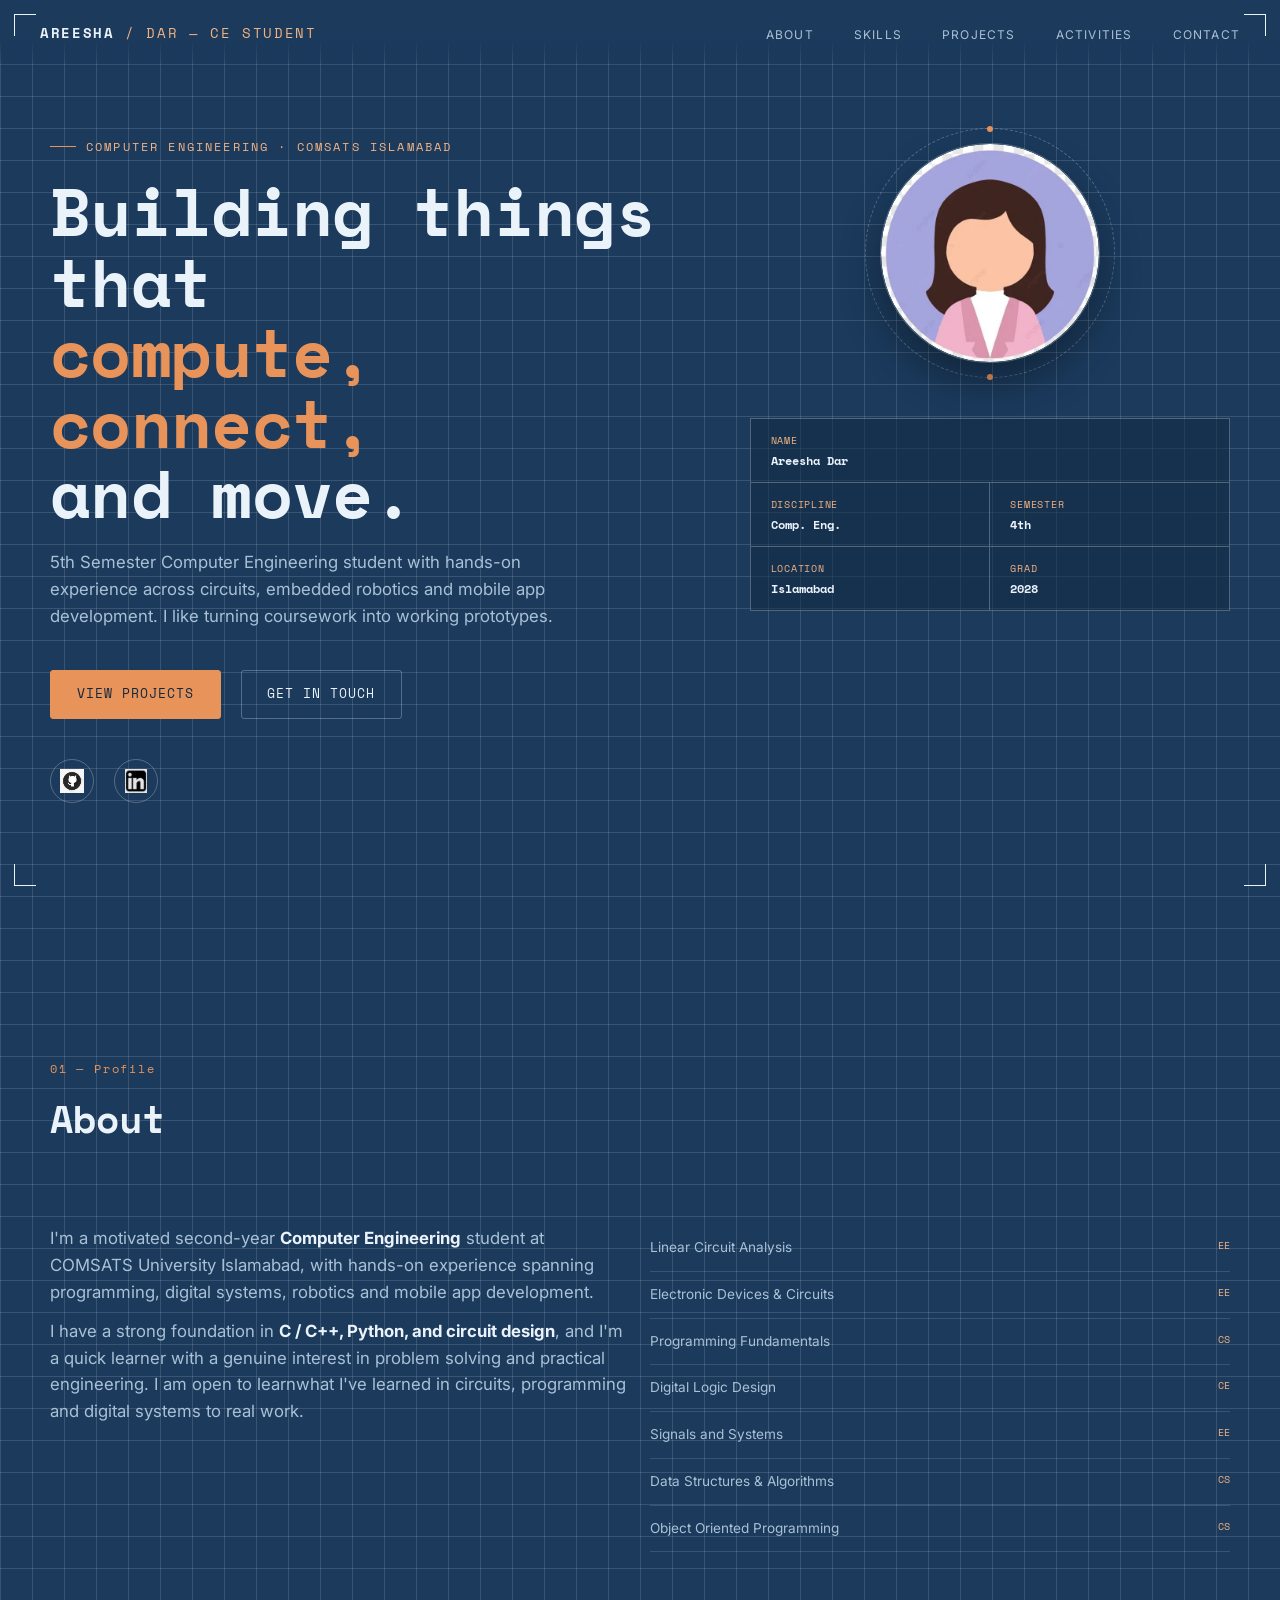
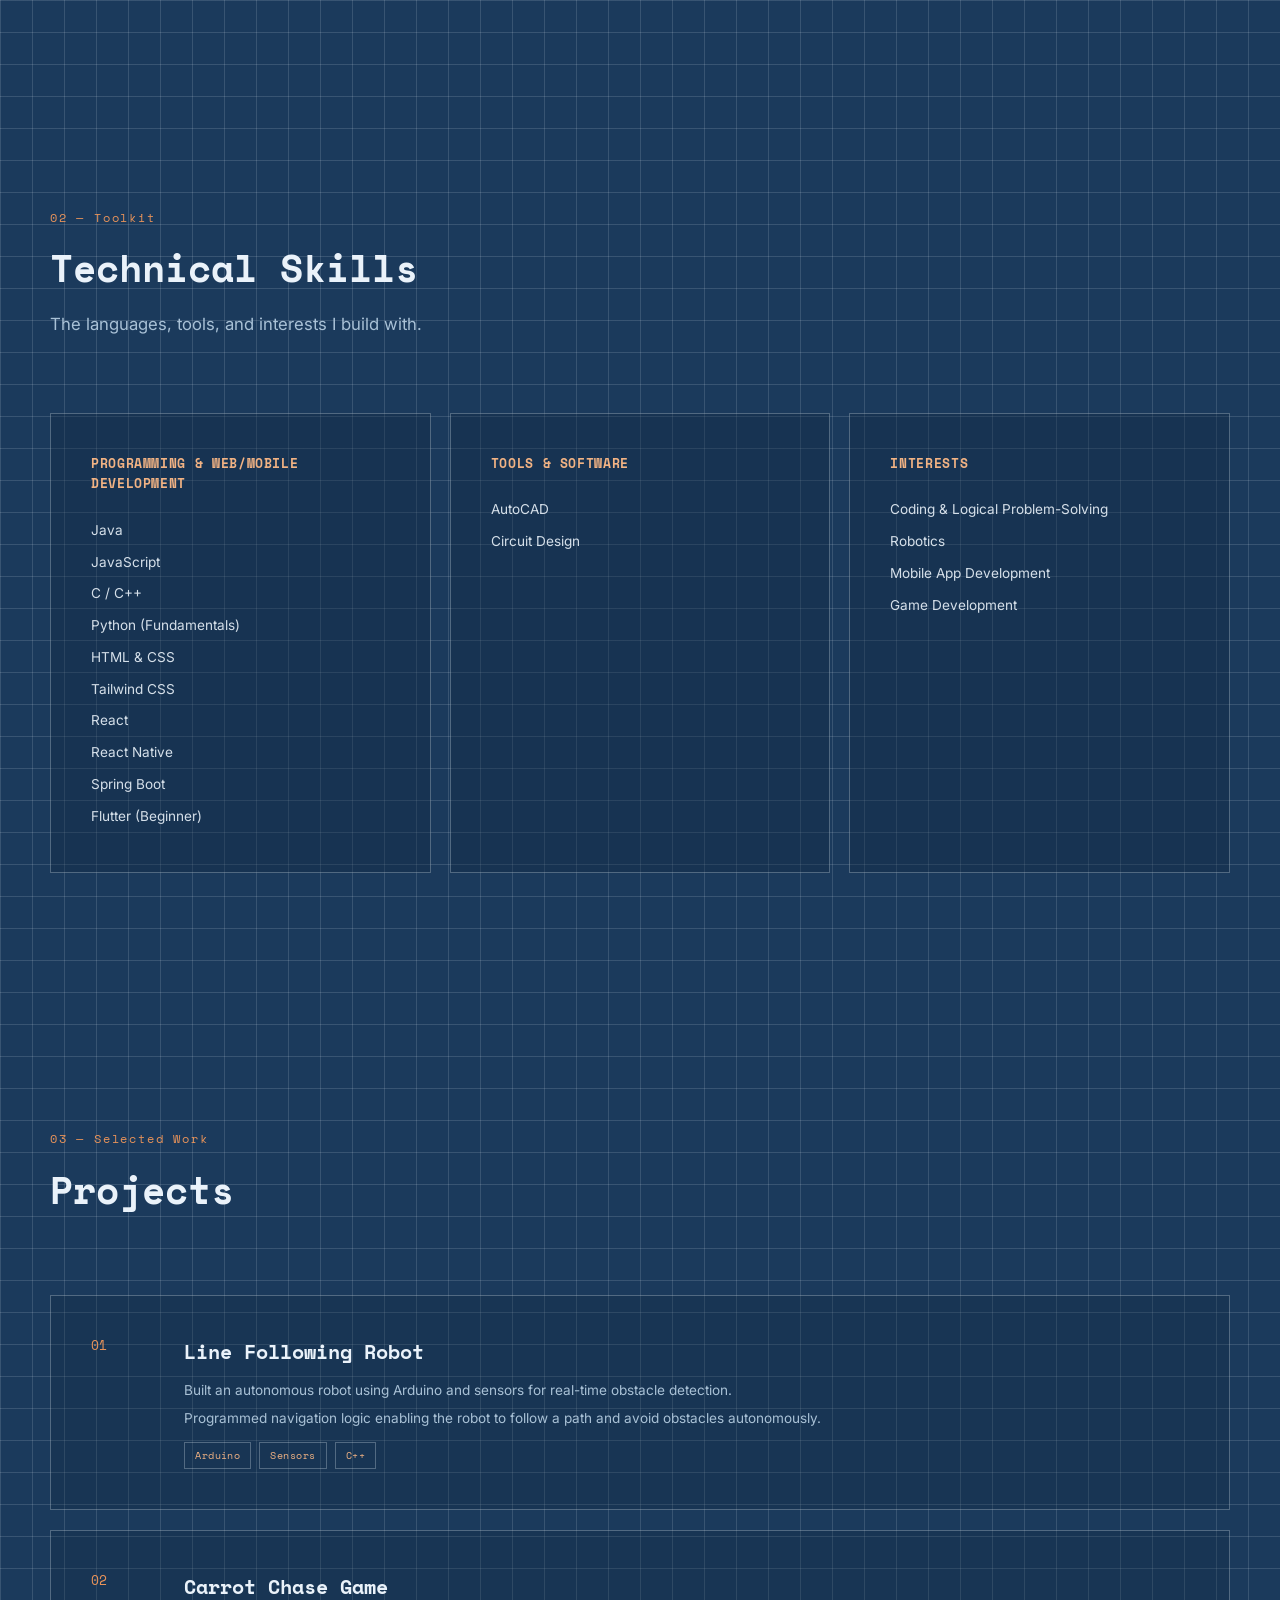
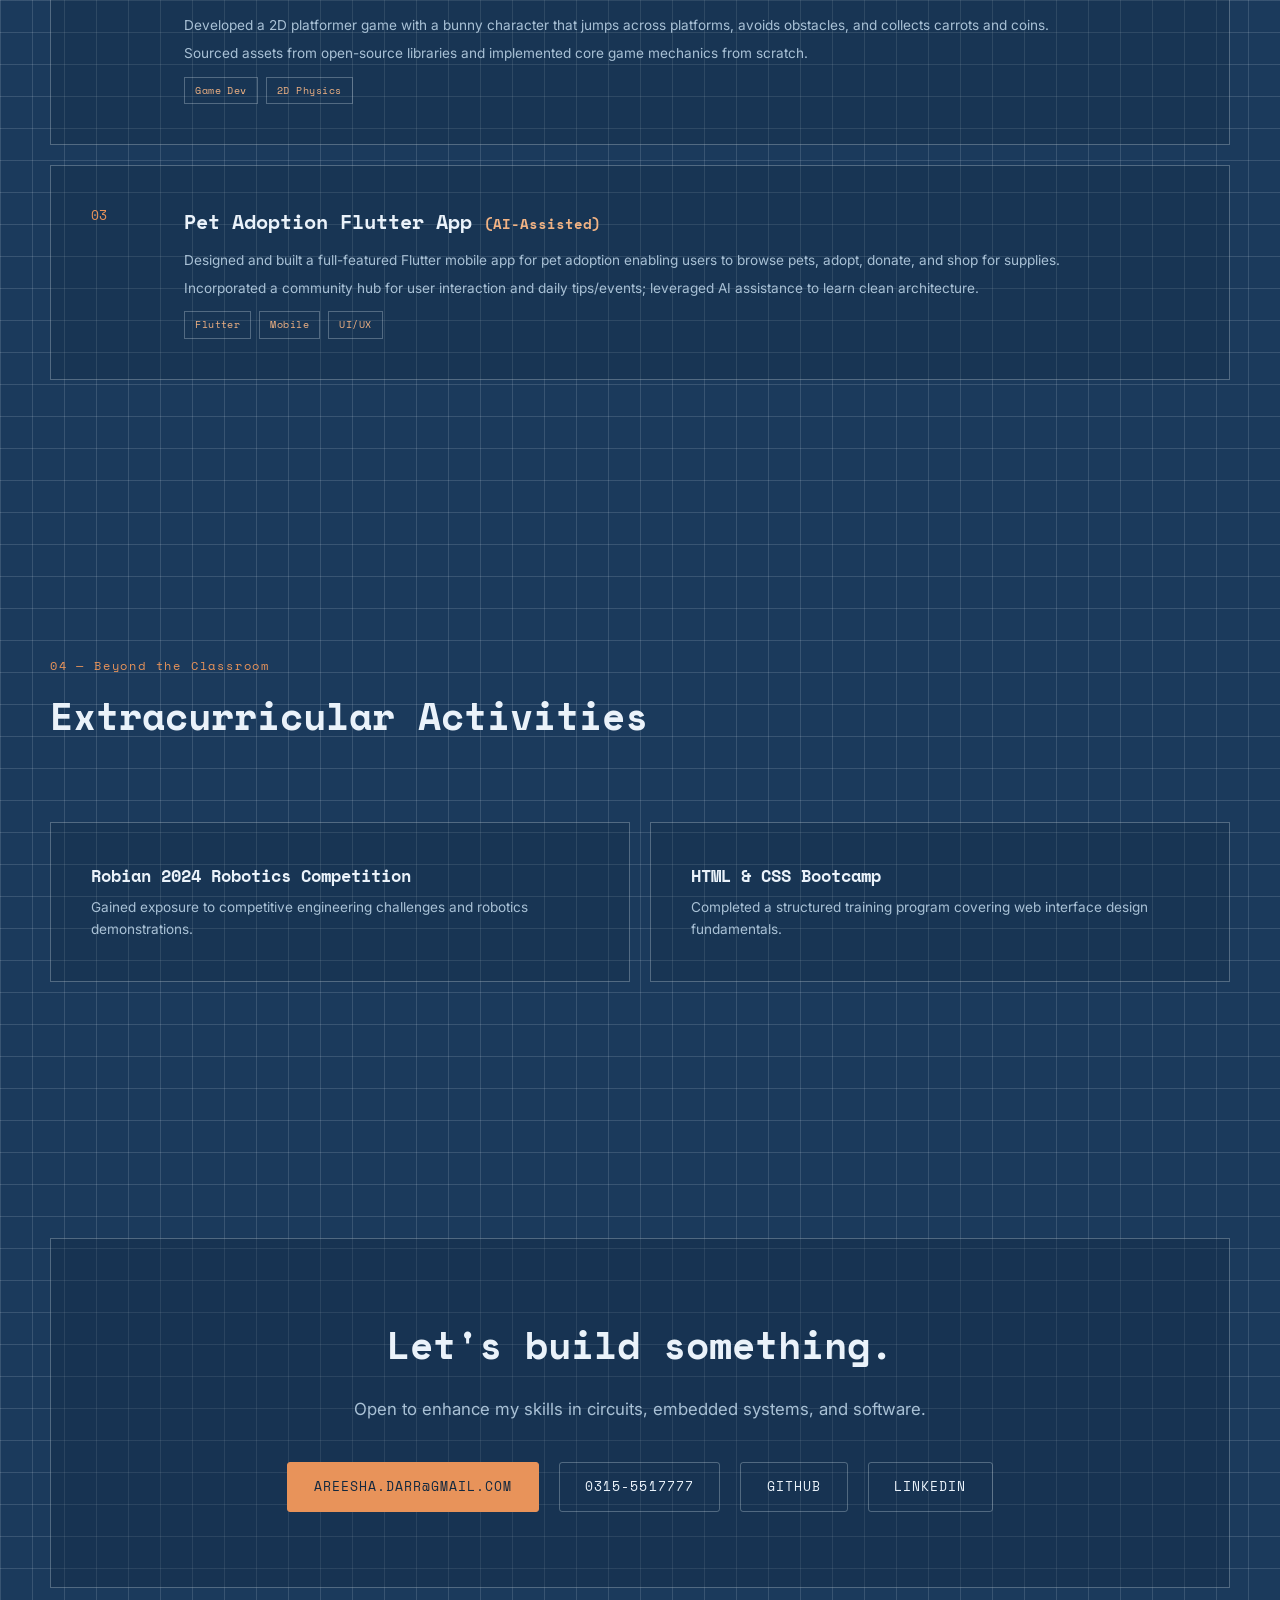
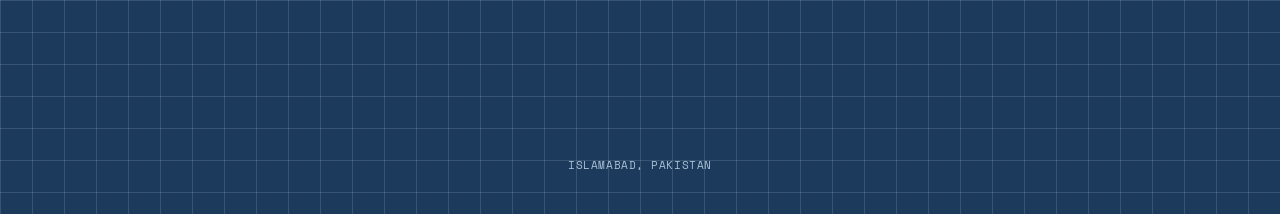
<file: index.html>
<!DOCTYPE html>
<html lang="en" class="no-js">
<head>
<script>document.documentElement.className = 'js';</script>
<meta charset="UTF-8">
<meta name="viewport" content="width=device-width, initial-scale=1.0">
<title>Areesha Dar — Computer Engineering</title>
<link rel="preconnect" href="https://fonts.googleapis.com">
<link href="https://fonts.googleapis.com/css2?family=Space+Mono:ital,wght@0,400;0,700;1,400&family=Inter:wght@400;500;600;700;800&display=swap" rel="stylesheet">
<link rel="stylesheet" href="styles.css">
</head>
<body>

<div class="progress" id="progress"></div>
<div class="crop tl"></div>
<div class="crop tr"></div>
<div class="crop bl"></div>
<div class="crop br"></div>

<header role="banner">
  <div class="brand mono"><b>AREESHA</b> / DAR — CE STUDENT </div>
  <nav role="navigation" aria-label="Primary">
    <ul>
      <li><a href="#about">About</a></li>
      <li><a href="#skills">Skills</a></li>
      <li><a href="#projects">Projects</a></li>
      <li><a href="#activities">Activities</a></li>
      <li><a href="#contact">Contact</a></li>
    </ul>
  </nav>
  <button class="menu-btn" id="menuBtn" aria-label="Open menu" aria-expanded="false" aria-controls="mobileNav">
    <span></span>
    <span></span>
    <span></span>
  </button>
</header>

<nav class="mobile-nav" id="mobileNav" aria-label="Mobile">
  <a href="#about">About</a>
  <a href="#skills">Skills</a>
  <a href="#projects">Projects</a>
  <a href="#activities">Activities</a>
  <a href="#contact">Contact</a>
</nav>

<main role="main">

  <section class="hero container">
    <div class="grid">

      <div class="col-lg-7">
        <p class="eyebrow mono">Computer Engineering · COMSATS Islamabad</p>
        <h1 class="title">Building things that<br><span>compute, connect,</span><br>and move.</h1>
        <p class="role-line">5th Semester Computer Engineering student with hands-on experience across circuits, embedded robotics and mobile app development. I like turning coursework into working prototypes.</p>
        <div class="hero-cta">
          <a href="#projects" class="btn btn-fill">View Projects</a>
          <a href="#contact" class="btn btn-outline">Get In Touch</a>
        </div>

        <div class="social-row">

          <a class="social-icon"
            href="https://github.com/areesha-dar"
            target="_blank"
            rel="noopener"
            aria-label="GitHub profile">

              <img src="images/github.png"
                  alt="GitHub">
          </a>

          <a class="social-icon"
            href="https://linkedin.com/in/areesha-dar-7a81083a9"
            target="_blank"
            rel="noopener"
            aria-label="LinkedIn profile">

              <img src="images/linkedin.png"
                  alt="LinkedIn">
          </a>

        </div>
      </div>

      <aside class="col-lg-5" aria-label="Profile summary">
        <div class="avatar-frame">
          <div class="avatar-ring"></div>

          <div class="avatar-core">
            <img src="images/images.jpeg" alt="Avatar">
          </div>

        </div>
        <div class="title-block mono">
          <div class="row"><div class="cell"><span class="lbl">Name</span><b>Areesha Dar</b></div></div>
          <div class="row">
            <div class="cell"><span class="lbl">Discipline</span><b>Comp. Eng.</b></div>
            <div class="cell"><span class="lbl">Semester</span><b>4th</b></div>
          </div>
          <div class="row">
            <div class="cell"><span class="lbl">Location</span><b>Islamabad</b></div>
            <div class="cell"><span class="lbl">Grad</span><b>2028</b></div>
          </div>
        </div>
      </aside>

    </div>
  </section>

  <section id="about" class="container">
    <div class="sec-head reveal">
      <span class="sec-num">01 — Profile</span>
      <h2 class="sec-title">About</h2>
    </div>
    <div class="grid about-grid">
      <div class="col-lg-6 reveal">
        <p>I'm a motivated second-year <strong>Computer Engineering</strong> student at COMSATS University Islamabad, with hands-on experience spanning programming, digital systems, robotics and mobile app development.</p>
        <p>I have a strong foundation in <strong>C / C++, Python, and circuit design</strong>, and I'm a quick learner with a genuine interest in problem solving and practical engineering. I am open to learnwhat I've learned in circuits, programming and digital systems to real work.</p>
      </div>
      <div class="col-lg-6 reveal">
        <ul class="coursework">
          <li>Linear Circuit Analysis <span class="tag">EE</span></li>
          <li>Electronic Devices &amp; Circuits <span class="tag">EE</span></li>
          <li>Programming Fundamentals <span class="tag">CS</span></li>
          <li>Digital Logic Design <span class="tag">CE</span></li>
          <li>Signals and Systems <span class="tag">EE</span></li>
          <li>Data Structures &amp; Algorithms <span class="tag">CS</span></li>
          <li>Object Oriented Programming <span class="tag">CS</span></li>

        </ul>
      </div>
    </div>
  </section>

  <section id="skills" class="container">
    <div class="sec-head reveal">
      <span class="sec-num">02 — Toolkit</span>
      <h2 class="sec-title">Technical Skills</h2>
      <p class="sec-sub">The languages, tools, and interests I build with.</p>
    </div>
    <div class="grid">
      <div class="skill-card col-md-4 reveal">
        <h4>Programming & Web/Mobile Development</h4>
<ul>
  <li>Java</li>
  <li>JavaScript</li>
  <li>C / C++</li>
  <li>Python (Fundamentals)</li>
  <li>HTML &amp; CSS</li>
  <li>Tailwind CSS</li>
  <li>React</li>
  <li>React Native</li>
  <li>Spring Boot</li>
  <li>Flutter (Beginner)</li>
</ul>
        </ul>
      </div>
      <div class="skill-card col-md-4 reveal">
        <h4>Tools &amp; Software</h4>
        <ul><li>AutoCAD</li><li>Circuit Design</li></ul>
      </div>
      <div class="skill-card col-md-4 reveal">
        <h4>Interests</h4>
        <ul><li>Coding &amp; Logical Problem-Solving</li><li>Robotics</li><li>Mobile App Development</li><li>Game Development</li></ul>
      </div>
    </div>
  </section>

  <section id="projects" class="container">
    <div class="sec-head reveal">
      <span class="sec-num">03 — Selected Work</span>
      <h2 class="sec-title">Projects</h2>
    </div>

    <div class="grid project reveal">
      <div class="col-lg-1 idx">01</div>
      <div class="col-lg-11">
        <h3>Line Following Robot</h3>
        <p>Built an autonomous robot using Arduino and sensors for real-time obstacle detection.</p>
        <p>Programmed navigation logic enabling the robot to follow a path and avoid obstacles autonomously.</p>
        <div class="stack"><span>Arduino</span><span>Sensors</span><span>C++</span></div>
      </div>
    </div>

    <div class="grid project reveal">
      <div class="col-lg-1 idx">02</div>
      <div class="col-lg-11">
        <h3>Carrot Chase Game</h3>
        <p>Developed a 2D platformer game with a bunny character that jumps across platforms, avoids obstacles, and collects carrots and coins.</p>
        <p>Sourced assets from open-source libraries and implemented core game mechanics from scratch.</p>
        <div class="stack"><span>Game Dev</span><span>2D Physics</span></div>
      </div>
    </div>

    <div class="grid project reveal">
      <div class="col-lg-1 idx">03</div>
      <div class="col-lg-11">
        <h3>Pet Adoption Flutter App <span style="color:var(--copper-soft); font-size:.7em;">(AI-Assisted)</span></h3>
        <p>Designed and built a full-featured Flutter mobile app for pet adoption enabling users to browse pets, adopt, donate, and shop for supplies.</p>
        <p>Incorporated a community hub for user interaction and daily tips/events; leveraged AI assistance to learn clean architecture.</p>
        <div class="stack"><span>Flutter</span><span>Mobile</span><span>UI/UX</span></div>
      </div>
    </div>
  </section>

  <section id="activities" class="container">
    <div class="sec-head reveal">
      <span class="sec-num">04 — Beyond the Classroom</span>
      <h2 class="sec-title">Extracurricular Activities</h2>
    </div>
    <div class="grid">
      <div class="extra-card col-md-6 reveal">
        <h4 class="mono">Robian 2024 Robotics Competition</h4>
        <p>Gained exposure to competitive engineering challenges and robotics demonstrations.</p>
      </div>
      <div class="extra-card col-md-6 reveal">
        <h4 class="mono">HTML &amp; CSS Bootcamp</h4>
        <p>Completed a structured training program covering web interface design fundamentals.</p>
      </div>
    </div>
  </section>

  <section id="contact" class="container">
    <div class="contact-panel reveal">
      <h2>Let's build something.</h2>
      <p>Open to enhance my skills in circuits, embedded systems, and software.</p>
      <div class="contact-links">
        <a href="mailto:areesha.darr@gmail.com" class="btn btn-fill">areesha.darr@gmail.com</a>
        <a href="tel:03155517777" class="btn btn-outline">0315-5517777</a>
        <a href="https://github.com/areesha-dar" target="_blank" rel="noopener" class="btn btn-outline" data-bounce>GitHub</a>
        <a href="https://linkedin.com/in/areesha-dar-7a81083a9" target="_blank" rel="noopener" class="btn btn-outline" data-bounce>LinkedIn</a>
      </div>
    </div>
  </section>

</main>

<footer role="contentinfo">ISLAMABAD, PAKISTAN </footer>

<script src="script.js"></script>

</body>
</html>
</file>
<file: styles.css>
:root{
  /* colors */
  --blueprint: #1B3A5C;
  --blueprint-deep: #12283F;
  --grid-line: rgba(234,242,250,0.14);
  --grid-line-strong: rgba(234,242,250,0.28);
  --ink: #0E1F33;
  --copper: #E8935A;
  --copper-soft: #F2B384;
  --muted: #A9C1D6;
  --white: #EAF2FA;

  /* fluid spacing */
  --space-xs: clamp(0.5rem, 0.4rem + 0.5vw, 0.75rem);
  --space-sm: clamp(0.75rem, 0.6rem + 1vw, 1.25rem);
  --space-md: clamp(1.5rem, 1rem + 2vw, 2.5rem);
  --space-lg: clamp(2.5rem, 1.5rem + 4vw, 5rem);
  --space-xl: max(4rem, min(10vw, 8rem));

  /* fluid type */
  --fs-body: clamp(0.95rem, 0.9rem + 0.2vw, 1.05rem);
  --fs-h1: clamp(2.2rem, 1.4rem + 4vw, 4.2rem);
  --fs-h2: clamp(1.5rem, 1.2rem + 1.6vw, 2.4rem);
  --fs-h3: clamp(1.05rem, 0.95rem + 0.5vw, 1.25rem);

  /* 12-column grid */
  --cols: 12;
  --gap: clamp(0.75rem, 1.5vw, 1.5rem);
  --container: 1180px;
}

/* universal reset */
*{ margin:0; padding:0; box-sizing:border-box; }
html{ scroll-behavior:smooth; }

body{
  background:var(--blueprint);
  background-image:
    linear-gradient(var(--grid-line) 1px, transparent 1px), /* horizontal lines */
    linear-gradient(90deg, var(--grid-line) 1px, transparent 1px); /* vertical lines */
  background-size: 32px 32px;
  color:var(--white);
  font-family:'Inter', sans-serif;
  font-size:var(--fs-body);
  line-height:1.6;
  overflow-x:hidden;
}
/* highlight text on selection */
::selection{ background:var(--copper); 
  color:var(--blueprint-deep); 
}
a{ color:inherit; text-decoration:none; }
.mono{ font-family:'Space Mono', monospace; }
ul{ list-style:none; }

a:focus-visible, button:focus-visible{ outline:2px solid var(--copper); outline-offset:3px; }

/* Grid */
.grid{
  display:grid;
  grid-template-columns: repeat(var(--cols), 1fr);
  gap: var(--gap);
}
@supports not (display: grid){
  .grid{ display:flex; flex-wrap:wrap; margin: calc(var(--gap) / -2); }
  .grid > *{ margin: calc(var(--gap) / 2); }
}

/* mobile-first: everything is full width until a breakpoint says otherwise */
[class*="col-"]{ grid-column: span var(--cols); }

@media (min-width: 576px){
  .col-sm-6{ grid-column: span 6; }
  .col-sm-12{ grid-column: span 12; }
}
@media (min-width: 768px){
  .col-md-3{ grid-column: span 3; }
  .col-md-4{ grid-column: span 4; }
  .col-md-6{ grid-column: span 6; }
  .col-md-12{ grid-column: span 12; }
}
@media (min-width: 1024px){
  .col-lg-1{ grid-column: span 1; }
  .col-lg-4{ grid-column: span 4; }
  .col-lg-5{ grid-column: span 5; }
  .col-lg-6{ grid-column: span 6; }
  .col-lg-7{ grid-column: span 7; }
  .col-lg-11{ grid-column: span 11; }
}

.container{ max-width:var(--container); margin:0 auto; padding-inline: var(--space-md); }

/* small corners on  the edges */
.crop{ 
  position:fixed;
  width:22px; 
  height:22px;
  z-index:50;
  border-color:var(--grid-line-strong); 
}
.crop.tl{
  top:14px;
  left:14px;
  border-top:1px solid;
  border-left:1px solid; }
.crop.tr{
  top:14px; 
  right:14px; 
  border-top:1px solid; 
  border-right:1px solid; }
.crop.bl{ 
  bottom:14px; 
  left:14px; 
  border-bottom:1px solid; 
  border-left:1px solid; }
.crop.br{ 
  bottom:14px; 
  right:14px; 
  border-bottom:1px solid; 
  border-right:1px solid; }

header[role="banner"]{
  position:fixed; top:0; left:0; right:0; z-index:40;
  display:flex; align-items:center; justify-content:space-between;
  padding: var(--space-sm) var(--space-md);
  background:linear-gradient(180deg, var(--blueprint) 60%, transparent);
}
.brand{ font-size:0.85rem; letter-spacing:.12em; color:var(--copper-soft); }
.brand b{ color:var(--white); }

nav[role="navigation"] ul{ display:flex; gap: var(--space-md); }
nav a{
  font-size:0.75rem; letter-spacing:.1em; text-transform:uppercase;
  color:var(--muted); position:relative; padding-bottom:4px;
}
nav a::after{ content:''; position:absolute; left:0; bottom:0; width:0; height:1px; background:var(--copper); transition:width .25s ease; }
nav a:hover{ color:var(--white); }
nav a:hover::after{ width:100%; }

.menu-btn{ display:none; flex-direction:column; gap:5px; cursor:pointer; background:none; border:none; z-index:60; }
.menu-btn span{ width:22px; height:2px; background:var(--white); transition:.3s; }

.mobile-nav{
  position:fixed; inset:0; background:var(--blueprint-deep); z-index:55;
  display:flex; flex-direction:column; align-items:center; justify-content:center; gap:var(--space-md);
  transform:translateY(-100%); transition:transform .4s ease;
}
.mobile-nav.open{ transform:translateY(0); }
.mobile-nav a{ font-family:'Space Mono', monospace; font-size:1.25rem; color:var(--white); }

footer[role="contentinfo"]{
  text-align:center; padding: var(--space-md); font-size:0.7rem; color:var(--muted);
  font-family:'Space Mono', monospace; letter-spacing:.05em;
}

/* progress bar */
.progress{ position:fixed; top:0; left:0; height:2px; background:var(--copper); z-index:70; width:0%; }

.hero{ min-height:100vh; display:flex; align-items:center; padding: calc(var(--space-xl) + 40px) 0 var(--space-lg); }

.eyebrow{
  display:inline-flex; align-items:center; gap:10px;
  font-size:0.75rem; letter-spacing:.18em; text-transform:uppercase;
  color:var(--copper-soft); margin-bottom:var(--space-sm);
  opacity:0; animation: fadeUp .7s ease forwards; animation-delay:.1s;
}
.eyebrow::before{ content:''; width:26px; height:1px; background:var(--copper); }

h1.title{
  font-family:'Space Mono', monospace; font-weight:700;
  font-size:var(--fs-h1); line-height:1.05; letter-spacing:-.01em; color:var(--white);
  opacity:0; animation: fadeUp .7s ease forwards; animation-delay:.25s;
}
h1.title span{ color:var(--copper); }

.role-line{
  margin-top:var(--space-sm); color:var(--muted); max-width:520px;
  opacity:0; animation: fadeUp .7s ease forwards; animation-delay:.4s;
}

.hero-cta{
  margin-top:var(--space-md); display:flex; gap:var(--space-sm); flex-wrap:wrap;
  opacity:0; animation: fadeUp .7s ease forwards; animation-delay:.55s;
}

@keyframes fadeUp{ from{ opacity:0; transform:translateY(16px);} to{ opacity:1; transform:translateY(0);} }

.btn{
  padding:0.85rem 1.6rem; font-size:0.8rem; letter-spacing:.08em; text-transform:uppercase;
  font-family:'Space Mono', monospace; cursor:pointer; transition:.25s ease;
  display:inline-flex; align-items:center; gap:8px; border-radius:3px;
}
.btn-fill{ background:var(--copper); color:var(--blueprint-deep); border:1px solid var(--copper); }
.btn-fill:hover{ background:transparent; color:var(--copper); transform:translateY(-2px); }
.btn-outline{ border:1px solid var(--grid-line-strong); color:var(--white); background:transparent; }
.btn-outline:hover{ border-color:var(--copper); color:var(--copper); transform:translateY(-2px); }

/* social icons*/
.social-row{ margin-top:var(--space-md); display:flex; gap:var(--space-sm); opacity:0; animation: fadeUp .7s ease forwards; animation-delay:.68s; }
.social-icon{
  width:44px; height:44px; border:1px solid var(--grid-line-strong); border-radius:50%;
  display:flex; align-items:center; justify-content:center;
  transition: transform .25s ease, border-color .25s ease, background .25s ease;
}
.social-icon img{
  width:24px;
  height:24px;
  object-fit:contain;
  display:block;
}
.social-icon:hover{ border-color:var(--copper); background:rgba(232,147,90,0.12); transform:translateY(-3px); }
.social-icon:active{ transform: scale(0.85); }
.social-icon.bounced{ animation: bounce .5s ease; }
@keyframes bounce{
  0%{ transform: scale(0.8); }
  40%{ transform: scale(1.25) translateY(-6px); }
  70%{ transform: scale(0.95); }
  100%{ transform: scale(1); }
}

/* aside — profile card */
.hero aside{
  opacity:0;
  animation:fadeUp .8s ease forwards;
  animation-delay:.3s;
}

.avatar-frame{
  position:relative;
  width:250px;
  height:250px;
  max-width:100%;
  margin:0 auto;
}
.avatar-ring{ position:absolute; inset:0; border:1px dashed var(--grid-line-strong); border-radius:50%; animation: spin 22s linear infinite; }
.avatar-ring::before, .avatar-ring::after{ content:''; position:absolute; width:6px; height:6px; background:var(--copper); border-radius:50%; }
.avatar-ring::before{ top:-3px; left:calc(50% - 3px); }
.avatar-ring::after{ bottom:-3px; left:calc(50% - 3px); }
@keyframes spin{ to{ transform:rotate(360deg); } }

.avatar-core{
  position:absolute;
  inset:16px;
  overflow:hidden;
  border-radius:50%;
  background: radial-gradient(circle at 35% 30%, #244B6E, #142B44 70%);
  box-shadow: 0 0 0 1px var(--grid-line-strong), 0 20px 40px rgba(0,0,0,.35);
}
.avatar-core img{
  width:100%;
  height:100%;
  object-fit:cover;
  display:block;
  border-radius:50%;
}

.title-block{ margin-top: var(--space-md); border:1px solid var(--grid-line-strong); background:rgba(18,40,63,0.5); }
.title-block .row{ display:flex; border-bottom:1px solid var(--grid-line-strong); }
.title-block .row:last-child{ border-bottom:none; }
.title-block .cell{ flex:1; padding: var(--space-xs) var(--space-sm); font-size:0.7rem; border-right:1px solid var(--grid-line-strong); }
.title-block .cell:last-child{ border-right:none; }
.title-block .cell b{ display:block; font-family:'Space Mono', monospace; color:var(--white); font-size:0.75rem; margin-top:2px; }
.title-block .cell .lbl{ color:var(--copper-soft); letter-spacing:.08em; text-transform:uppercase; font-size:0.6rem; }


main[role="main"] section{ padding: var(--space-xl) 0; }
.sec-head{ margin-bottom: var(--space-lg); }
.sec-num{ font-family:'Space Mono', monospace; color:var(--copper); font-size:0.75rem; letter-spacing:.15em; margin-bottom:10px; display:block; }
.sec-title{ font-family:'Space Mono', monospace; font-size:var(--fs-h2); color:var(--white); }
.sec-sub{ color:var(--muted); max-width:560px; margin-top:12px; }

.js .reveal{ opacity:0; transform:translateY(24px); transition:opacity .7s ease, transform .7s ease; }
.reveal.in{ opacity:1; transform:translateY(0); }

/* about */
.about-grid p{ color:var(--muted); margin-bottom:var(--space-xs); }
.about-grid p strong{ color:var(--white); }
.coursework li{ padding: var(--space-xs) 0; border-bottom:1px solid var(--grid-line); display:flex; justify-content:space-between; font-size:0.85rem; color:var(--muted); }
.coursework li span.tag{ font-family:'Space Mono', monospace; font-size:0.65rem; color:var(--copper-soft); }

/* skills */
.skill-card{
  border:1px solid var(--grid-line-strong); padding: var(--space-md);
  background:rgba(18,40,63,0.35); position:relative; overflow:hidden; transition:.3s ease;
}
.skill-card::before{ content:''; position:absolute; top:0; left:0; width:3px; height:0; background:var(--copper); transition:height .3s ease; }
.skill-card:hover{ transform:translateY(-6px); background:rgba(18,40,63,0.7); border-color:var(--copper-soft); }
.skill-card:hover::before{ height:100%; }
.skill-card h4{ font-family:'Space Mono', monospace; font-size:0.8rem; color:var(--copper-soft); letter-spacing:.05em; text-transform:uppercase; margin-bottom:var(--space-sm); }
.skill-card li{ font-size:0.85rem; color:var(--white); padding:5px 0; opacity:.9; }

/* projects */
.project{
  border:1px solid var(--grid-line-strong); margin-bottom: var(--space-sm); padding: var(--space-md);
  background:rgba(18,40,63,0.25); transition:.3s ease; align-items:start;
}
.project:hover{ background:rgba(18,40,63,0.6); border-color:var(--copper-soft); }
.project .idx{ font-family:'Space Mono', monospace; font-size:0.8rem; color:var(--copper); }
.project h3{ font-family:'Space Mono', monospace; font-size:var(--fs-h3); color:var(--white); margin-bottom:var(--space-xs); }
.project p{ color:var(--muted); font-size:0.85rem; margin-bottom:6px; }
.project .stack{ margin-top: var(--space-xs); display:flex; gap:8px; flex-wrap:wrap; }
.project .stack span{ font-family:'Space Mono', monospace; font-size:0.6rem; letter-spacing:.05em; padding:5px 10px; border:1px solid var(--grid-line-strong); color:var(--copper-soft); }

/* activities */
.extra-card{ border:1px solid var(--grid-line-strong); padding: var(--space-md); background:rgba(18,40,63,0.25); }
.extra-card h4{ font-family:'Space Mono', monospace; color:var(--white); margin-bottom:8px; }
.extra-card p{ color:var(--muted); font-size:0.85rem; }

/* contact */
.contact-panel{ border:1px solid var(--grid-line-strong); padding: var(--space-lg); text-align:center; background:rgba(18,40,63,0.35); }
.contact-panel h2{ font-family:'Space Mono', monospace; font-size:var(--fs-h2); margin-bottom:var(--space-sm); }
.contact-panel p{ color:var(--muted); margin-bottom:var(--space-md); }
.contact-links{ display:flex; gap: var(--space-sm); justify-content:center; flex-wrap:wrap; }

@media (max-width: 1023px){
  nav[role="navigation"]{ display:none; }
  .menu-btn{ display:flex; }
}

@media (prefers-reduced-motion: reduce){
  *{ animation-duration:.01ms !important; animation-iteration-count:1 !important; transition-duration:.01ms !important; scroll-behavior:auto !important; }
}
</file>
